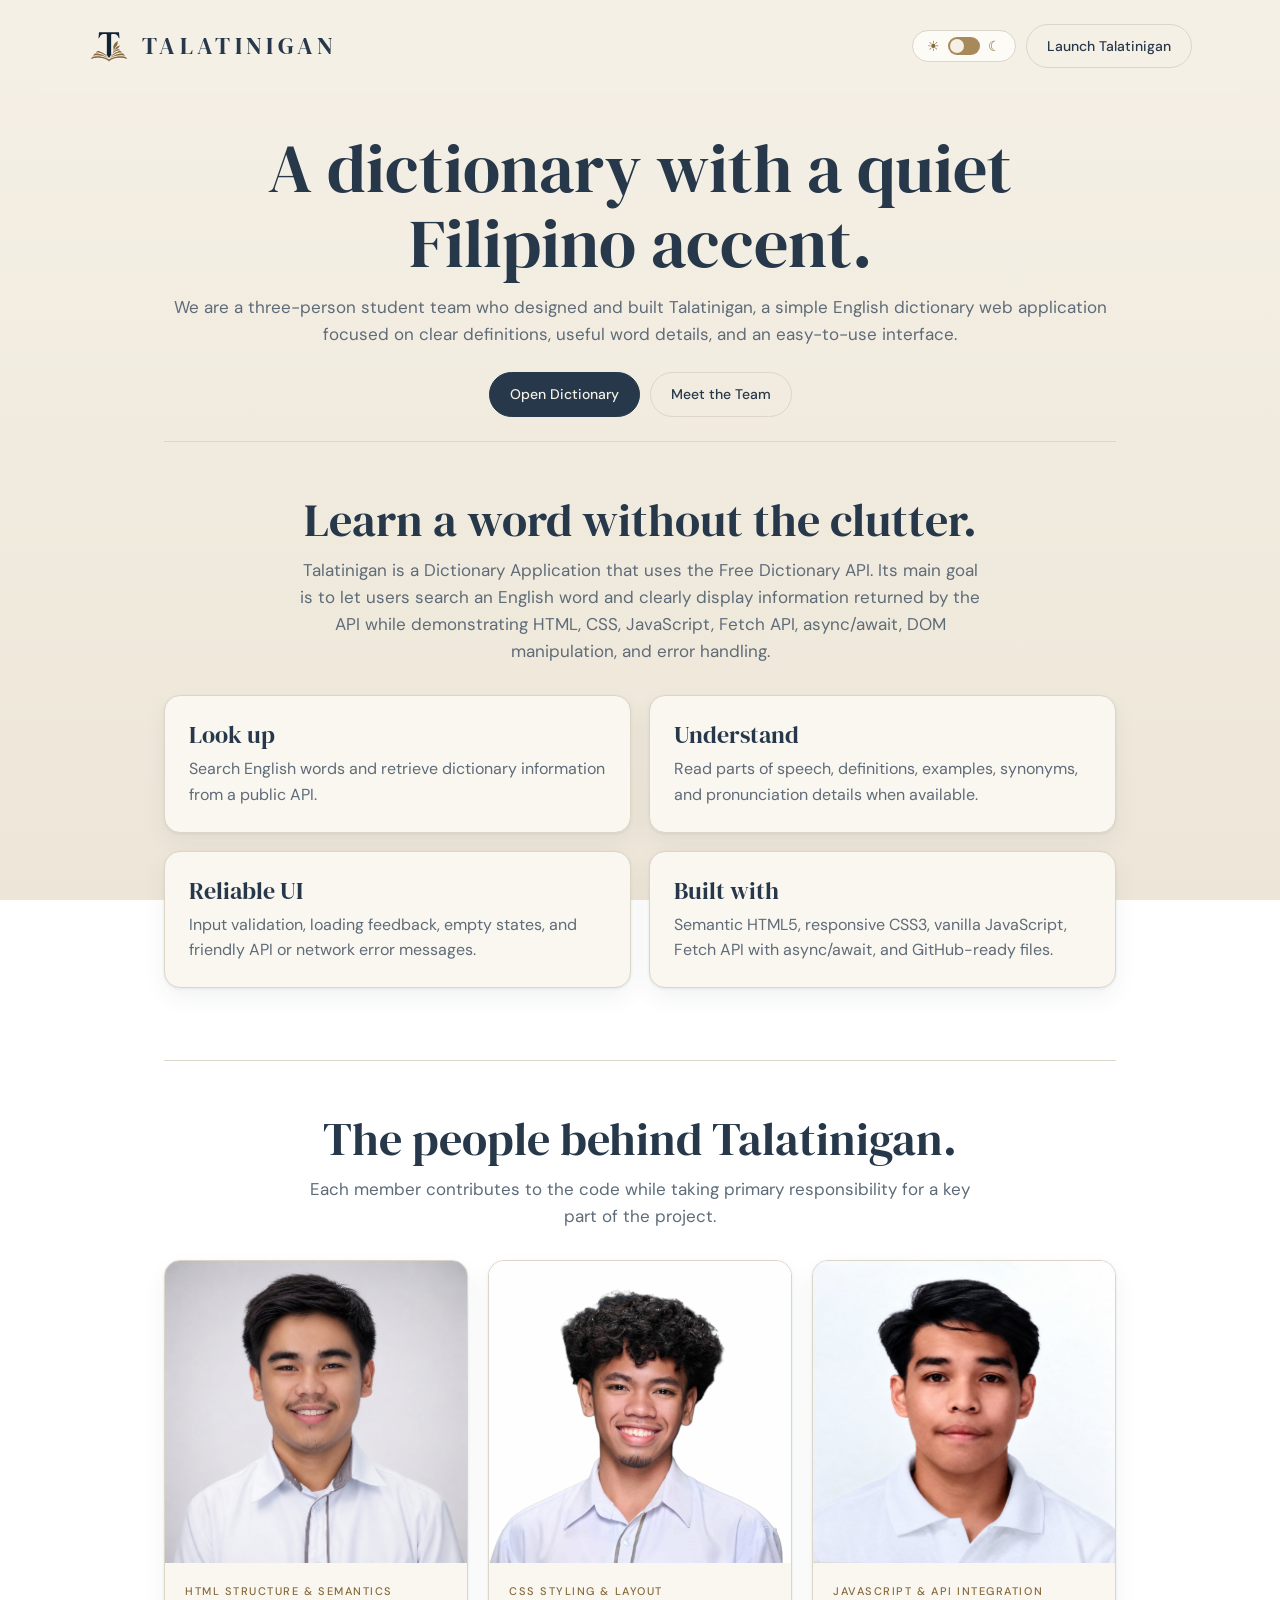
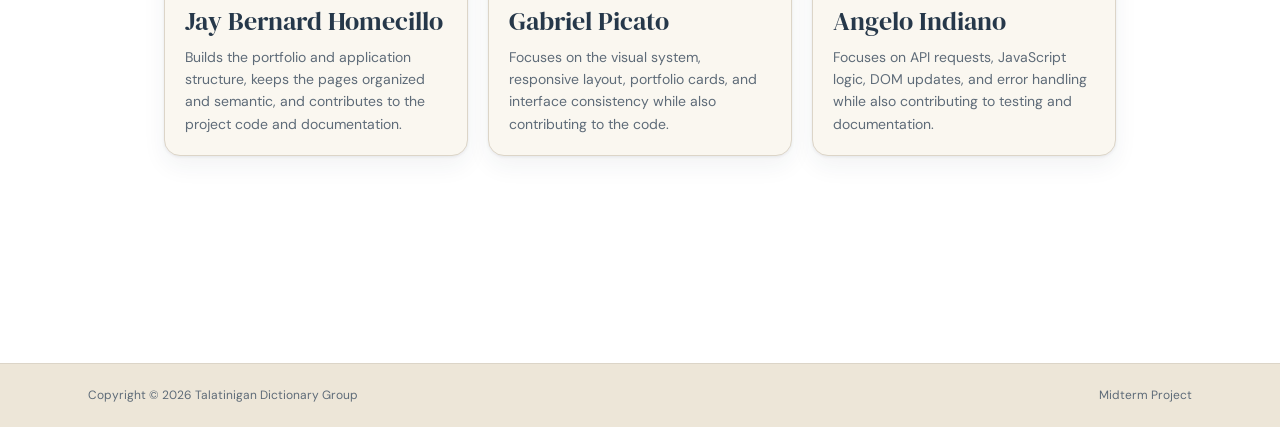
<file: index.html>
<!DOCTYPE html>
<html lang="en" data-theme="light">
<head>
  <meta charset="utf-8">
  <meta name="viewport" content="width=device-width, initial-scale=1">
  <meta name="description" content="Talatinigan group portfolio and English dictionary API project.">
  <title>Talatinigan — Group Portfolio</title>
  <link rel="preconnect" href="https://fonts.googleapis.com">
  <link rel="preconnect" href="https://fonts.gstatic.com" crossorigin>
  <link href="https://fonts.googleapis.com/css2?family=DM+Sans:wght@400;500&family=DM+Serif+Display&display=swap" rel="stylesheet">
  <link rel="stylesheet" href="style.css">
  <link rel="icon" type="image/png" href="assets/favicon.png">
</head>
<body>
  <header class="top">
    <a class="brand" href="index.html" aria-label="Talatinigan portfolio home">
      <img src="assets/light.svg" alt="" class="brand-mark brand-mark-light">
      <img src="assets/dark.svg" alt="" class="brand-mark brand-mark-dark">
      <span><b>TALATINIGAN</b></span>
    </a>
    <div class="header-actions">
      <button class="toggle" id="themeToggle" type="button" aria-label="Toggle dark mode">
        <span class="t-icon">☀</span><i></i><span class="t-icon">☾</span>
      </button>
      <a class="btn ghost" href="app.html">Launch Talatinigan</a>
    </div>
  </header>

  <main class="portfolio-main">
    <section class="hero">
      <h1>A dictionary with a quiet Filipino accent.</h1>
      <p>We are a three-person student team who designed and built Talatinigan, a simple English dictionary web application focused on clear definitions, useful word details, and an easy-to-use interface.</p>
      <div class="btns hero-actions">
        <a class="btn" href="app.html">Open Dictionary</a>
        <a class="btn ghost" href="#team">Meet the Team</a>
      </div>
    </section>

    <section class="project-section" aria-labelledby="project-title">
      <div class="section-heading">
        <h2 id="project-title">Learn a word without the clutter.</h2>
        <p>Talatinigan is a Dictionary Application that uses the Free Dictionary API. Its main goal is to let users search an English word and clearly display information returned by the API while demonstrating HTML, CSS, JavaScript, Fetch API, async/await, DOM manipulation, and error handling.</p>
      </div>

      <div class="cols">
        <article class="card">
          <h3>Look up</h3>
          <p>Search English words and retrieve dictionary information from a public API.</p>
        </article>
        <article class="card">
          <h3>Understand</h3>
          <p>Read parts of speech, definitions, examples, synonyms, and pronunciation details when available.</p>
        </article>
        <article class="card">
          <h3>Reliable UI</h3>
          <p>Input validation, loading feedback, empty states, and friendly API or network error messages.</p>
        </article>
        <article class="card">
          <h3>Built with</h3>
          <p>Semantic HTML5, responsive CSS3, vanilla JavaScript, Fetch API with async/await, and GitHub-ready files.</p>
        </article>
      </div>
    </section>

    <section class="team-section" id="team" aria-labelledby="team-title">
      <div class="section-heading">
        <h2 id="team-title">The people behind Talatinigan.</h2>
        <p>Each member contributes to the code while taking primary responsibility for a key part of the project.</p>
      </div>

      <div class="team-grid">
        <article class="team-card">
          <div class="team-photo"><img src="assets/member-1.jpg" alt="Portrait of Jay Bernard Homecillo"></div>
          <div class="team-info">
            <span class="team-role">HTML Structure &amp; Semantics</span>
            <h3>Jay Bernard Homecillo</h3>
            <p>Builds the portfolio and application structure, keeps the pages organized and semantic, and contributes to the project code and documentation.</p>
          </div>
        </article>

        <article class="team-card">
          <div class="team-photo"><img src="assets/member-2.jpg" alt="Portrait of team member 2"></div>
          <div class="team-info">
            <span class="team-role">CSS Styling &amp; Layout</span>
            <h3>Gabriel Picato</h3>
            <p>Focuses on the visual system, responsive layout, portfolio cards, and interface consistency while also contributing to the code.</p>
          </div>
        </article>

        <article class="team-card">
          <div class="team-photo"><img src="assets/member-3.jpg" alt="Portrait of team member 3"></div>
          <div class="team-info">
            <span class="team-role">JavaScript &amp; API Integration</span>
            <h3>Angelo Indiano</h3>
            <p>Focuses on API requests, JavaScript logic, DOM updates, and error handling while also contributing to testing and documentation.</p>
          </div>
        </article>
      </div>
    </section>
  </main>

  <footer class="site-footer">
    <div class="footer-bottom">
      <span>Copyright © 2026 Talatinigan Dictionary Group</span>
      <span>Midterm Project</span>
    </div>
  </footer>

  <script>
    (function () {
      const root = document.documentElement;
      const button = document.getElementById('themeToggle');
      let saved = null;
      try { saved = localStorage.getItem('tala:theme'); } catch (e) {}
      if (saved === 'dark') root.dataset.theme = 'dark';
      button.addEventListener('click', function () {
        root.dataset.theme = root.dataset.theme === 'dark' ? 'light' : 'dark';
        try { localStorage.setItem('tala:theme', root.dataset.theme); } catch (e) {}
      });
    })();
  </script>
</body>
</html>
</file>
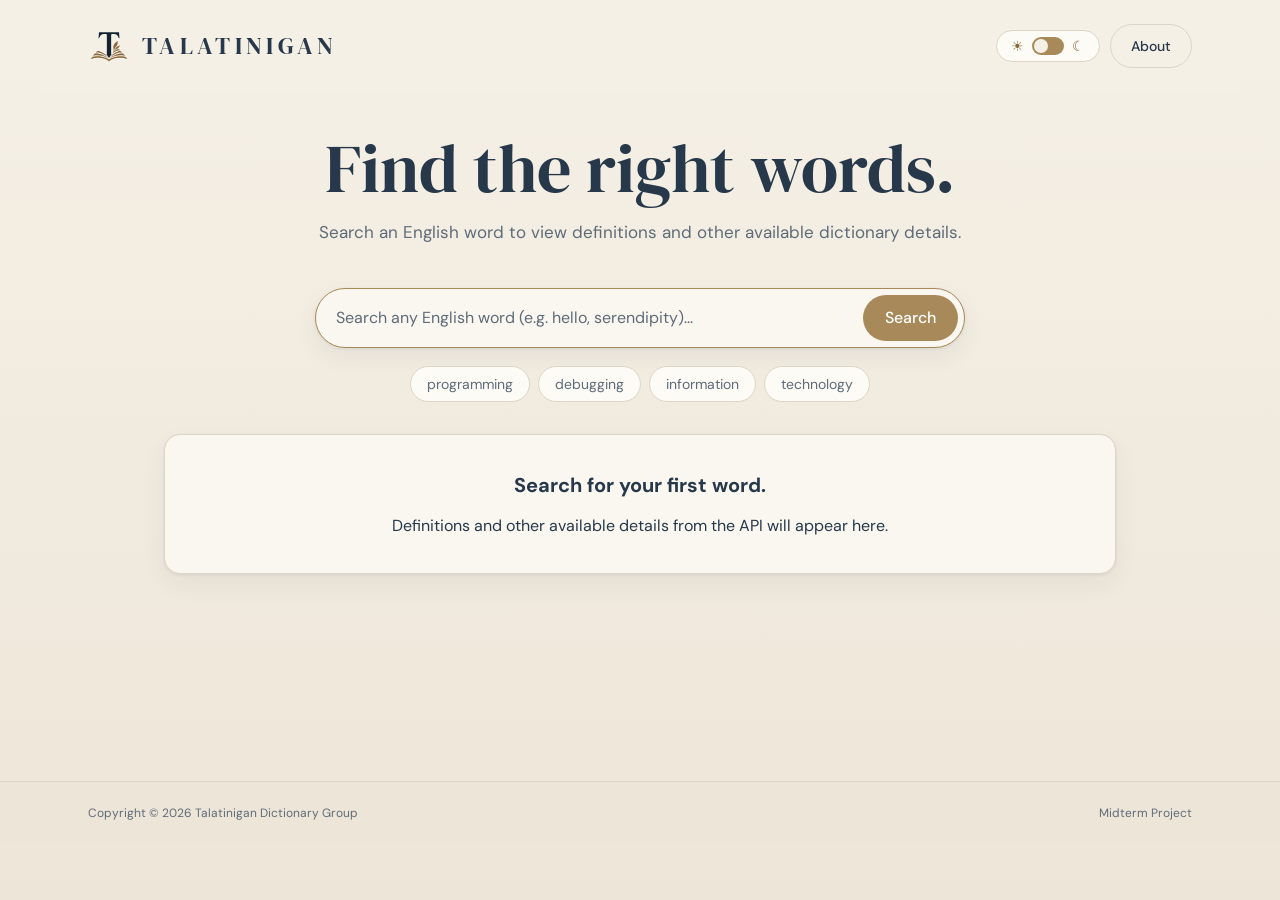
<file: app.html>
<!DOCTYPE html>
<html lang="en" data-theme="light">
<head><meta charset="utf-8">
  <meta name="viewport" content="width=device-width,initial-scale=1">
  <meta name="description" content="Talatinigan English dictionary application.">
  <title>Talatinigan — Dictionary</title>
  <link rel="preconnect" href="https://fonts.googleapis.com">
  <link rel="preconnect" href="https://fonts.gstatic.com" crossorigin>
  <link href="https://fonts.googleapis.com/css2?family=DM+Sans:ital,wght@0,400;0,500;1,400&family=DM+Serif+Display&display=swap" rel="stylesheet">
  <link rel="stylesheet" href="style.css">
  <link rel="icon" type="image/png" href="assets/favicon.png">
</head>
<body>
  <header class="top">
    <a class="brand" href="index.html" aria-label="Talatinigan home">
      <img src="assets/light.svg" alt="" class="brand-mark brand-mark-light">
      <img src="assets/dark.svg" alt="" class="brand-mark brand-mark-dark">
      <span><b>TALATINIGAN</b></span>
    </a>
    <div class="header-actions">
      <button class="toggle" id="themeToggle" type="button" aria-label="Toggle dark mode">
        <span class="t-icon">☀</span><i></i><span class="t-icon">☾</span>
      </button>
      <a class="btn ghost" href="index.html">About</a>
    </div>
  </header>

  <main>
    <!-- Dictionary View -->
    <section id="v-dictionary" data-v>
      <div class="hero">
        <h1>Find the right words.</h1>
        <p>Search an English word to view definitions and other available dictionary details.</p>
      </div>

      <form class="search" id="form" role="search" autocomplete="off">
        <div class="sbox">
          <input id="q" type="text" placeholder="Search any English word (e.g. hello, serendipity)..." aria-label="Search word" autocapitalize="off" spellcheck="false">
          <button class="go" id="go" aria-label="Search" type="submit">Search</button>
        </div>
      </form>

      <div class="try">
        <button class="chip" data-w="programming">programming</button>
        <button class="chip" data-w="debugging">debugging</button>
        <button class="chip" data-w="information">information</button>
        <button class="chip" data-w="technology">technology</button>
      </div>

      <div class="grid">
        <div id="main-card">
          <div class="card empty-state">
            <h2>Search for your first word.</h2>
            <p>Definitions and other available details from the API will appear here.</p>
          </div>
        </div>
      </div>
    </section>
  </main>

  <footer class="site-footer">
    <div class="footer-bottom">
      <span>Copyright © 2026 Talatinigan Dictionary Group</span>
      <span>Midterm Project</span>
    </div>
  </footer>
  
<!-- Dictionary gabriel View -->
  <div class="toast" id="toast" role="status"></div>
  <script src="script.js"></script>
</body>
</html>
</file>
<file: style.css>
/* TALATINIGAN — Pure CSS Design System */
:root {
  --paper: #F5F0E6;
  --ink: #26384A;
  --brass: #A88959;
  --white: #ffffff;
  --stone: #DCD5C8;
  --night: #202C3B;
  --bg: var(--paper);
  --bg2: #EDE6D8;
  --card: #FAF7F0;
  --ink-c: var(--ink);
  --muted: #5E6B78;
  --line: var(--stone);
  --brass-t: #86693B;
  --chip: #FDFBF6;
  --kbd: #E6DFD0;
  --btn: var(--ink);
  --btn-t: var(--paper);
  --danger: #B4503F;
  --shadow: 0 1px 3px rgba(38, 56, 74, 0.08), 0 10px 24px rgba(38, 56, 74, 0.06);
  --serif: 'DM Serif Display', Georgia, serif;
  --sans: 'DM Sans', -apple-system, sans-serif;
  --r-s: 10px;
  --r-m: 16px;
  --r-pill: 999px;
}

html[data-theme="dark"] {
  --bg: var(--night);
  --bg2: #1C2634;
  --card: #28343F;
  --ink-c: #F3EBDC;
  --muted: #A9B4C0;
  --line: #3A4856;
  --brass: #C9A56B;
  --brass-t: #D2B07A;
  --chip: #2F3C49;
  --kbd: #4A5663;
  --btn: #F3EBDC;
  --btn-t: #202C3B;
  --danger: #E58A78;
  --shadow: 0 10px 28px rgba(0, 0, 0, 0.35);
}

* {
  box-sizing: border-box;
  margin: 0;
  padding: 0;
}

body {
  font: 400 16px/1.6 var(--sans);
  color: var(--ink-c);
  background: linear-gradient(180deg, var(--bg) 0%, var(--bg2) 100%) fixed;
  min-height: 100vh;
  transition: background 0.3s, color 0.3s;

}

button {
  font: inherit;
  color: inherit;
  background: none;
  border: 0;
  cursor: pointer;
}

[hidden] {
  display: none !important;
}

/* Header */
.top {
  background: var(--bg);
  position: sticky;
  top: 0;
  display: flex;
  align-items: center;
  justify-content: space-between;
  gap: 24px;
  padding: 24px 48px;
  max-width: 1200px;
  margin: auto;
}

.brand {
  cursor: pointer;
  display: inline-flex;
  align-items: center;
  gap: 12px;
  text-decoration: none;
  color: inherit;
}

.brand-mark {
  width: 42px;
  height: 42px;
  object-fit: contain;
  flex-shrink: 0;
}

.brand-mark-dark { display: none; }
html[data-theme="dark"] .brand-mark-light { display: none; }
html[data-theme="dark"] .brand-mark-dark { display: block; }

.brand b {
  display: block;
  font: 400 24px/1 var(--serif);
  letter-spacing: 0.18em;
  color: var(--ink-c);
}

.brand small {
  display: block;
  font-size: 10px;
  letter-spacing: 0.22em;
  color: var(--brass-t);
  margin-top: 4px;
}

nav {
  display: flex;
  align-items: center;
  gap: 8px;
}

nav button {
  padding: 8px 14px;
  font-size: 15px;
  color: var(--muted);
  border-bottom: 2px solid transparent;
  transition: color 0.2s;
}

nav button:hover {
  color: var(--ink-c);
}

nav button.on {
  color: var(--ink-c);
  border-color: var(--brass);
  font-weight: 500;
}

/* Toggle */
.toggle {
  display: flex;
  align-items: center;
  gap: 8px;
  padding: 6px 14px;
  margin-left: 8px;
  border: 1px solid var(--line);
  border-radius: var(--r-pill);
  background: var(--chip);
}

.t-icon {
  font-size: 14px;
  line-height: 1;
  color: var(--brass-t);
}

.toggle i {
  width: 32px;
  height: 18px;
  border-radius: var(--r-pill);
  background: var(--brass);
  position: relative;
  display: inline-block;
}

.toggle i:after {
  content: "";
  position: absolute;
  top: 2px;
  left: 2px;
  width: 14px;
  height: 14px;
  border-radius: 50%;
  background: var(--paper);
  transition: transform 0.25s;
}

html[data-theme="dark"] .toggle i:after {
  transform: translateX(14px);
  background: var(--night);
}

/* Main */
main {
  max-width: 1000px;
  margin: 0 auto;
  padding: 16px 24px 23dvh;
}

.hero {
  text-align: center;
  padding: 24px 0;
}

.hero h1 {
  font: 400 clamp(40px, 6vw, 68px)/1.1 var(--serif);
  margin-bottom: 12px;
}

.hero p {
  color: var(--muted);
  font-size: 17px;
}

/* Search */
.search {
  max-width: 600px;
  margin: 20px auto;
}

.sbox {
  display: flex;
  align-items: center;
  gap: 8px;
  padding: 6px 6px 6px 20px;
  background: var(--card);
  border: 1px solid var(--brass);
  border-radius: var(--r-pill);
  box-shadow: var(--shadow);
}

.sbox input {
  flex: 1;
  border: 0;
  background: none;
  font: inherit;
  color: inherit;
  outline: 0;
  padding: 8px 0;
}

.sbox input::placeholder {
  color: var(--muted);
}

.go {
  padding: 10px 22px;
  border-radius: var(--r-pill);
  background: var(--brass);
  color: #fff;
  font-weight: 500;
  transition: opacity 0.2s;
}

.go:hover {
  opacity: 0.9;
}

.try {
  display: flex;
  flex-wrap: wrap;
  justify-content: center;
  gap: 8px;
  margin-bottom: 32px;
}

.chip {
  padding: 6px 16px;
  border: 1px solid var(--line);
  border-radius: var(--r-pill);
  background: var(--chip);
  font-size: 14px;
  color: var(--muted);
  transition: border-color 0.2s, color 0.2s;
}

.chip:hover {
  border-color: var(--brass);
  color: var(--ink-c);
}

/* Grid & Cards */
.grid {
  display: grid;
  grid-template-columns: minmax(0, 1fr);
  gap: 24px;
  align-items: start;
}

.card {
  background: var(--card);
  border: 1px solid var(--line);
  border-radius: var(--r-m);
  box-shadow: var(--shadow);
  padding: 24px;
}

.card h2 {
  font-size: 20px;
  margin-bottom: 12px;
}

.wordhead {
  display: flex;
  justify-content: space-between;
  align-items: flex-start;
}

.word {
  font: 400 clamp(44px, 5vw, 68px)/1.1 var(--serif);
  letter-spacing: 0.08em;
  margin: 12px 0 6px;
  overflow-wrap: anywhere;
}

.pron {
  display: flex;
  align-items: center;
  gap: 12px;
  color: var(--muted);
  font-size: 15px;
  margin-bottom: 16px;
}

.posh {
  display: flex;
  align-items: center;
  gap: 12px;
  margin: 20px 0 8px;
  font-style: italic;
  color: var(--brass-t);
}

.posh:after {
  content: "";
  flex: 1;
  height: 1px;
  background: var(--line);
}

ol.defs {
  list-style: none;
  display: grid;
  gap: 12px;
}

ol.defs li {
  display: grid;
  grid-template-columns: 24px 1fr;
  gap: 10px;
}

ol.defs .n {
  width: 22px;
  height: 22px;
  border: 1px solid var(--line);
  border-radius: 50%;
  font-size: 11px;
  display: grid;
  place-items: center;
  color: var(--muted);
  margin-top: 3px;
}

.q {
  color: var(--muted);
  font-size: 14px;
  margin-top: 4px;
  font-style: italic;
}

.syn {
  display: flex;
  flex-wrap: wrap;
  align-items: center;
  gap: 6px;
  margin-top: 12px;
}

.row {
  display: flex;
  justify-content: space-between;
  align-items: center;
  padding: 12px 0;
  border-bottom: 1px solid var(--line);
  width: 100%;
}

.bar {
  height: 8px;
  border-radius: var(--r-pill);
  background: var(--line);
  overflow: hidden;
  margin: 8px 0 12px;
}

.bar i {
  display: block;
  height: 100%;
  background: var(--brass);
  border-radius: inherit;
  transition: width 0.3s;
}

.small {
  font-size: 13px;
  color: var(--muted);
}

/* Common UI */
.btn {
  padding: 10px 20px;
  border-radius: var(--r-pill);
  background: var(--btn);
  color: var(--btn-t);
  font-size: 14px;
  font-weight: 500;
  transition: opacity 0.2s;
}

.btn:hover {
  opacity: 0.9;
}

.btn.danger {
  background: none;
  border: 1px solid var(--danger);
  color: var(--danger);
}

.btn.ghost {
  background: none;
  border: 1px solid var(--line);
  color: var(--ink-c);
}

.icon-btn {
  padding: 6px 12px;
  border: 1px solid var(--line);
  border-radius: var(--r-pill);
  font-size: 13px;
  color: var(--ink-c);
}

.icon-btn.saved {
  border-color: var(--brass);
  color: var(--brass-t);
  font-weight: 500;
}

.cards {
  display: grid;
  grid-template-columns: repeat(auto-fill, minmax(260px, 1fr));
  gap: 16px;
  margin-top: 20px;
}

.mini {
  padding: 18px;
  cursor: pointer;
  text-align: left;
  border: 1px solid var(--line);
  border-radius: var(--r-m);
  background: var(--card);
}

.mini:hover {
  border-color: var(--brass);
}

.mini h3 {
  font: 400 22px var(--serif);
  margin-bottom: 4px;
}

.mini p {
  font-size: 14px;
  color: var(--muted);
}

.headrow {
  display: flex;
  justify-content: space-between;
  align-items: flex-end;
  gap: 16px;
}

/* Toast */
.toast {
  position: fixed;
  left: 50%;
  bottom: 24px;
  transform: translate(-50%, 20px);
  background: var(--btn);
  color: var(--btn-t);
  padding: 8px 18px;
  border-radius: var(--r-pill);
  font-size: 14px;
  opacity: 0;
  pointer-events: none;
  transition: 0.25s;
  z-index: 100;
}

.toast.show {
  opacity: 1;
  transform: translate(-50%, 0);
}

@media (max-width: 480px) {
  .brand-mark {
    width: 34px;
    height: 34px;
  }
  .brand b {
    font-size: 19px;
  }
  .brand small {
    font-size: 8px;
  }
}

@media (max-width: 800px) {
  .top {
    padding: 16px;
    flex-wrap: wrap;
  }
  .grid {
    grid-template-columns: 1fr;
  }
  main {
    padding: 16px 24px 33dvh;
  }
}

/* Clean dictionary-only layout */
.grid { grid-template-columns: minmax(0, 1fr); }

#main-card, #main-card > .card {
  min-width: 0; 
  width: 100%; 
}

.error-card { 
  text-align: center; 
  padding: 32px 20px; 
}

.error-card p, .empty-def { 
  color: var(--muted); 
  margin: 8px 0 16px; 
}

.loading { 
  padding: 32px; 
  text-align: center; 
}

.source-link { 
  margin-top: 20px; 
  padding-top: 12px; 
  border-top: 1px solid var(--line); 
  font-size: 13px; 
}

.source-link a { 
  color: var(--brass-t); 
  text-decoration: none; 
}

/* Portfolio additions merged with the original dictionary stylesheet */
html { 
  scroll-behavior: smooth; 
}

a { 
  color: inherit; 
}

.header-actions, .btns { 
  display:flex; 
  gap:10px; 
  align-items:center; 
  justify-content:center; 
  flex-wrap:wrap; 
}

.btn { 
  display:inline-block; 
  text-decoration:none; 
  border:1px solid var(--btn); 
}

.btn.ghost { 
  background:transparent; 
  border-color:var(--line); 
  color:var(--ink-c); 
}

.hero-actions { 
  margin-top:24px; 
}

.project-section, .team-section { 
  padding-top:52px; 
  border-top:1px solid var(--line); 
}

.team-section { 
  margin-top:72px; 
}
.section-heading { 
  text-align:center; 
  margin-bottom:30px; 
}

.section-heading h2 {
  font: 400 clamp(32px, 4vw, 46px)/1.15 var(--serif);
  margin-bottom: 10px;
}

.section-heading p {
  max-width: 680px;
  margin: auto;
  color: var(--muted);
  font-size: 17px;
}

.cols {
  display: grid;
  grid-template-columns: repeat(2, minmax(0, 1fr));
  gap: 18px;
}

.portfolio-main .card {
  padding: 24px;
}

.portfolio-main .card h3 {
  font: 400 24px/1.25 var(--serif);
  margin-bottom: 6px;
}

.portfolio-main .card p,
.team-card p {
  color: var(--muted);
}

.team-grid {
  display: grid;
  grid-template-columns: repeat(3, minmax(0, 1fr));
  gap: 20px;
}

.team-card {
  overflow: hidden;
  text-align: left;
  background: var(--card);
  border: 1px solid var(--line);
  border-radius: var(--r-m);
  box-shadow: var(--shadow);
  transition: transform .2s, border-color .2s;
}

.team-card:hover {
  transform: translateY(-4px);
  border-color: var(--brass);
}

.team-photo {
  width: 100%;
  aspect-ratio: 1/1;
  overflow: hidden;
  background: var(--bg2);
}

.team-photo img {
  width: 100%;
  height: 100%;
  display: block;
  object-fit: cover;
  object-position: center 24%;
}

.team-info {
  padding: 20px;
}

.team-role {
  display: block;
  margin-bottom: 6px;
  color: var(--brass-t);
  font-size: 11px;
  font-weight: 500;
  letter-spacing: .14em;
  text-transform: uppercase;
}

.team-info h3 {
  font: 400 clamp(10px, 4vw, 26px)/1.15 var(--serif);
  margin-bottom: 9px;
}

.team-info p {
  font-size: 14px;
}

.site-footer {
  border-top: 1px solid var(--line);
  background: var(--bg2);
  padding: 22px 48px;
}

.footer-bottom {
  max-width: 1104px;
  margin: auto;
  display: flex;
  justify-content: space-between;
  gap: 12px;
  flex-wrap: wrap;
  color: var(--muted);
  font-size: 12px;
}

.footer-bottom a {
  color: var(--brass-t);
  text-decoration: none;
}

.app-main {
  max-width: 860px;
}

.app-hero {
  padding-bottom: 24px;
}

.search {
  max-width: 650px;
  margin: 18px auto;
}

.sbox input {
  min-width: 0;
}

.try .eyebrow {
  width: 100%;
  margin-bottom: 4px;
}

.empty-state,
.error-card,
.loading {
  text-align: center;
  padding: 34px 24px;
}

.status-message {
  min-height: 26px;
  text-align: center;
  color: var(--muted);
  font-size: 14px;
  margin-bottom: 8px;
}

.status-message.error {
  color: var(--danger);
}

.sr-only {
  position: absolute;
  width: 1px;
  height: 1px;
  padding: 0;
  margin: -1px;
  overflow: hidden;
  clip: rect(0, 0, 0, 0);
  white-space: nowrap;
  border: 0;
}

@media (max-width:800px) {
  .header-actions { width:auto; }
  .team-grid { grid-template-columns:1fr; max-width:430px; margin:auto; }
  .team-section { margin-top:52px; }
  .site-footer { padding:20px; }
}
@media (max-width:760px) {
  .top { padding:16px; flex-wrap:wrap; }
  .header-actions { width:100%; justify-content:space-between; }
  main { padding:10px 18px 64px; }
  .hero { padding-top:28px; }
  .cols, .team-grid { grid-template-columns:1fr; }
}
@media (max-width:420px) {
  .sbox { border-radius:var(--r-m); padding-left:14px; }
  .go { padding-inline:16px; }
}
</file>
